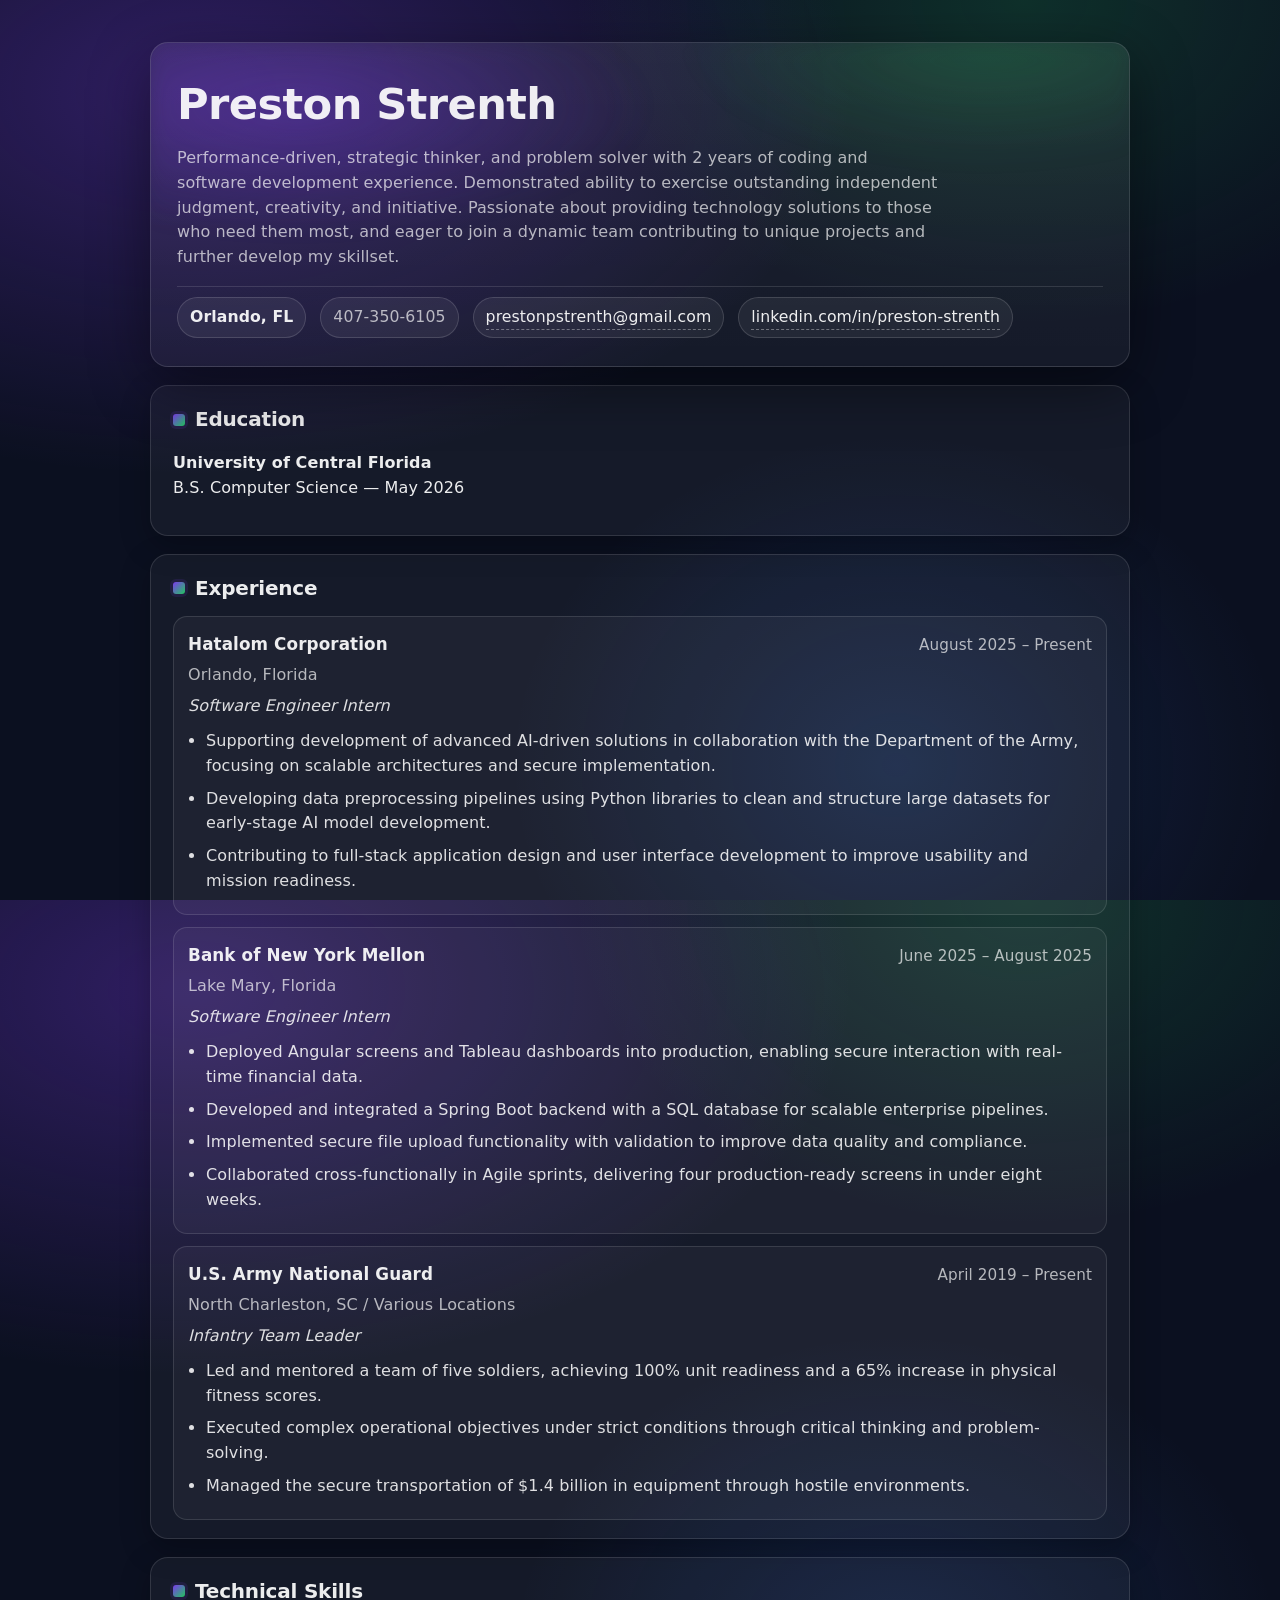
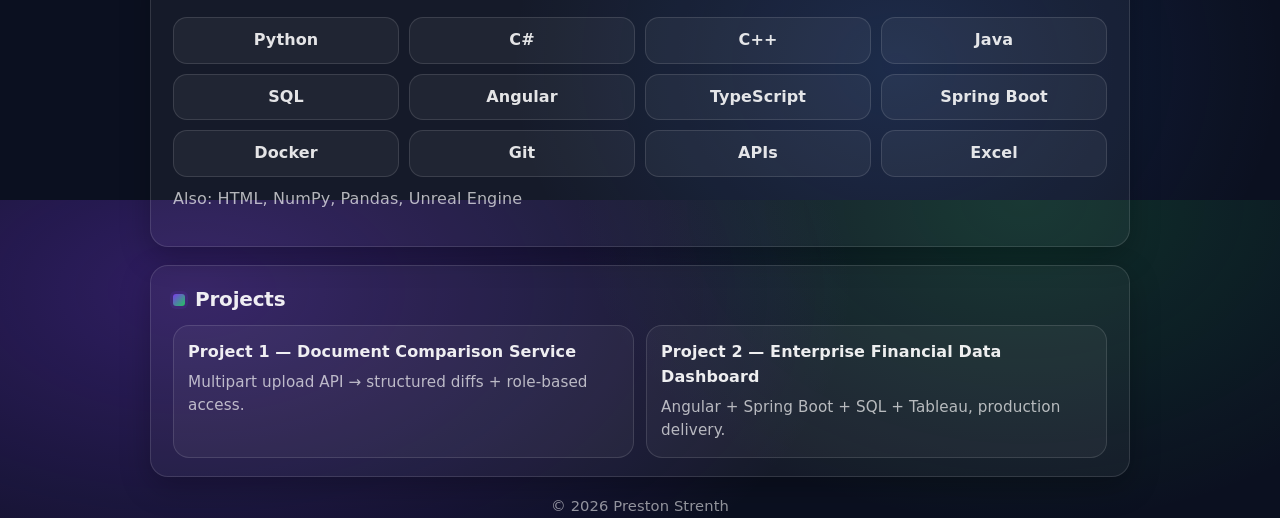
<file: index.html>
<!DOCTYPE html>
<html lang="en">
<head>
  <meta charset="UTF-8" />
  <meta name="viewport" content="width=device-width, initial-scale=1" />
  <title>Preston Strenth</title>
  <link rel="stylesheet" href="style.css" />
</head>
<body>

  <main>
    <div class="hero">
      <h1>Preston Strenth</h1>

      <p class="tagline">
        Performance-driven, strategic thinker, and problem solver with 2 years of coding and software development experience. Demonstrated
        ability to exercise outstanding independent judgment, creativity, and initiative. Passionate about providing technology solutions
        to those who need them most, and eager to join a dynamic team contributing to unique projects and further develop my skillset.
      </p>

      <div class="contact">
        <span class="pill"><strong>Orlando, FL</strong></span>
        <span class="pill">407-350-6105</span>
        <span class="pill"><a href="mailto:prestonpstrenth@gmail.com">prestonpstrenth@gmail.com</a></span>
        <span class="pill"><a href="https://linkedin.com/in/preston-strenth">linkedin.com/in/preston-strenth</a></span>
      </div>
    </div>

    <section>
      <h2>Education</h2>
      <p><strong>University of Central Florida</strong><br/>
      B.S. Computer Science — May 2026</p>
    </section>

    <section>
      <h2>Experience</h2>

      <div class="role">
        <div class="roleHeader">
          <div class="org">Hatalom Corporation</div>
          <div class="meta">August 2025 – Present</div>
        </div>
        <p class="location">Orlando, Florida</p>
        <p class="title"><em>Software Engineer Intern</em></p>
        <ul>
          <li>Supporting development of advanced AI-driven solutions in collaboration with the Department of the Army, focusing on scalable architectures and secure implementation.</li>
          <li>Developing data preprocessing pipelines using Python libraries to clean and structure large datasets for early-stage AI model development.</li>
          <li>Contributing to full-stack application design and user interface development to improve usability and mission readiness.</li>
        </ul>
      </div>

      <div class="role">
        <div class="roleHeader">
          <div class="org">Bank of New York Mellon</div>
          <div class="meta">June 2025 – August 2025</div>
        </div>
        <p class="location">Lake Mary, Florida</p>
        <p class="title"><em>Software Engineer Intern</em></p>
        <ul>
          <li>Deployed Angular screens and Tableau dashboards into production, enabling secure interaction with real-time financial data.</li>
          <li>Developed and integrated a Spring Boot backend with a SQL database for scalable enterprise pipelines.</li>
          <li>Implemented secure file upload functionality with validation to improve data quality and compliance.</li>
          <li>Collaborated cross-functionally in Agile sprints, delivering four production-ready screens in under eight weeks.</li>
        </ul>
      </div>

      <div class="role">
        <div class="roleHeader">
          <div class="org">U.S. Army National Guard</div>
          <div class="meta">April 2019 – Present</div>
        </div>
        <p class="location">North Charleston, SC / Various Locations</p>
        <p class="title"><em>Infantry Team Leader</em></p>
        <ul>
          <li>Led and mentored a team of five soldiers, achieving 100% unit readiness and a 65% increase in physical fitness scores.</li>
          <li>Executed complex operational objectives under strict conditions through critical thinking and problem-solving.</li>
          <li>Managed the secure transportation of $1.4 billion in equipment through hostile environments.</li>
        </ul>
      </div>

    </section>

    <section>
      <h2>Technical Skills</h2>
      <div class="skills">
        <div class="skillChip">Python</div>
        <div class="skillChip">C#</div>
        <div class="skillChip">C++</div>
        <div class="skillChip">Java</div>
        <div class="skillChip">SQL</div>
        <div class="skillChip">Angular</div>
        <div class="skillChip">TypeScript</div>
        <div class="skillChip">Spring Boot</div>
        <div class="skillChip">Docker</div>
        <div class="skillChip">Git</div>
        <div class="skillChip">APIs</div>
        <div class="skillChip">Excel</div>
      </div>
      <p class="muted" style="margin-top:10px;">Also: HTML, NumPy, Pandas, Unreal Engine</p>
    </section>

    <section>
      <h2>Projects</h2>
      <div class="projects">
        <a class="projectCard" href="project1.html">
          <p class="title">Project 1 — Document Comparison Service</p>
          <p class="desc">Multipart upload API → structured diffs + role-based access.</p>
        </a>
        <a class="projectCard" href="project2.html">
          <p class="title">Project 2 — Enterprise Financial Data Dashboard</p>
          <p class="desc">Angular + Spring Boot + SQL + Tableau, production delivery.</p>
        </a>
      </div>
    </section>

    <footer>© <span id="y"></span> Preston Strenth</footer>
  </main>

  <script>
    document.getElementById("y").textContent = new Date().getFullYear();
  </script>

</body>
</html>
</file>
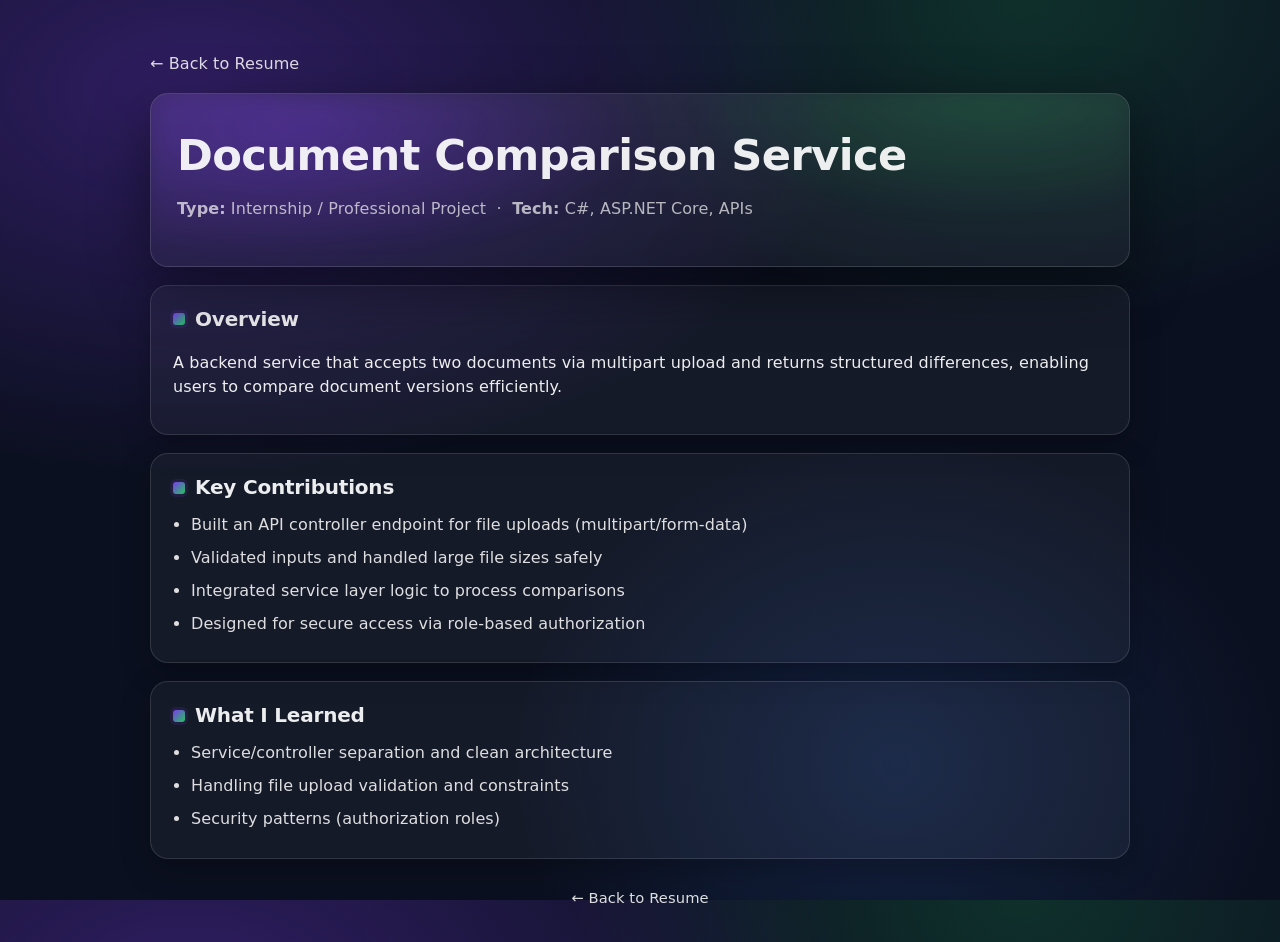
<file: project1.html>
<!DOCTYPE html>
<html lang="en">
<head>
  <meta charset="UTF-8" />
  <meta name="viewport" content="width=device-width, initial-scale=1" />
  <title>Project 1 - Document Comparison Service</title>
  <link rel="stylesheet" href="style.css" />
</head>
<body>
  <main>
    <a class="back" href="index.html">← Back to Resume</a>

    <div class="hero">
      <h1>Document Comparison Service</h1>
      <p class="tagline"><strong>Type:</strong> Internship / Professional Project &nbsp;·&nbsp; <strong>Tech:</strong> C#, ASP.NET Core, APIs</p>
    </div>

    <section>
      <h2>Overview</h2>
      <p>
        A backend service that accepts two documents via multipart upload and returns structured differences,
        enabling users to compare document versions efficiently.
      </p>
    </section>

    <section>
      <h2>Key Contributions</h2>
      <ul>
        <li>Built an API controller endpoint for file uploads (multipart/form-data)</li>
        <li>Validated inputs and handled large file sizes safely</li>
        <li>Integrated service layer logic to process comparisons</li>
        <li>Designed for secure access via role-based authorization</li>
      </ul>
    </section>

    <section>
      <h2>What I Learned</h2>
      <ul>
        <li>Service/controller separation and clean architecture</li>
        <li>Handling file upload validation and constraints</li>
        <li>Security patterns (authorization roles)</li>
      </ul>
    </section>

    <footer><a class="back" href="index.html">← Back to Resume</a></footer>
  </main>
</body>
</html>
</file>
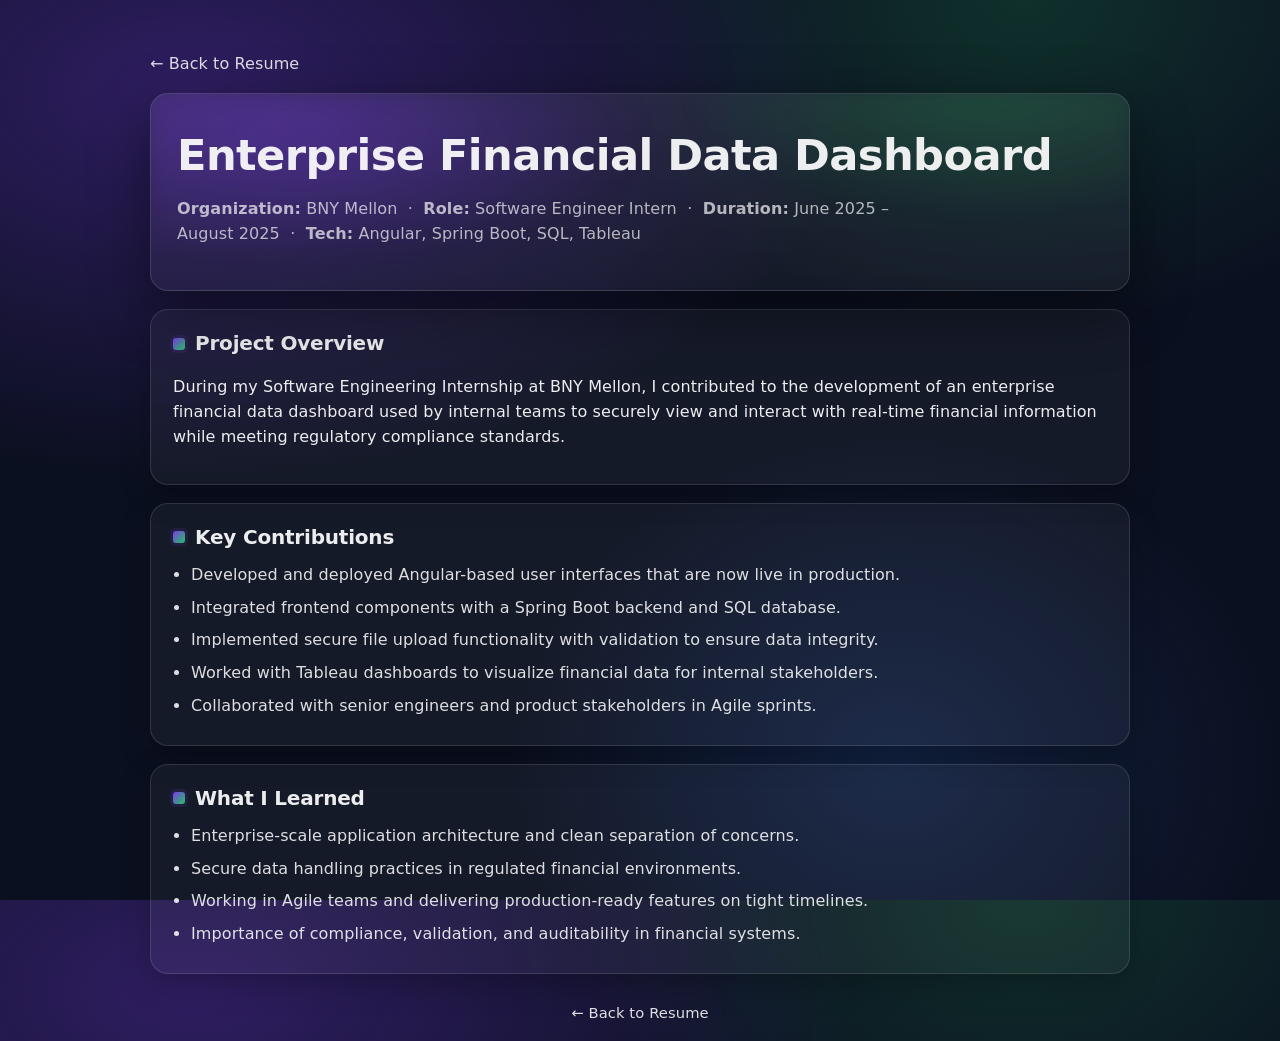
<file: project2.html>
<!DOCTYPE html>
<html lang="en">
<head>
  <meta charset="UTF-8" />
  <meta name="viewport" content="width=device-width, initial-scale=1" />
  <title>Project 2 - BNY Mellon Internship Project</title>
  <link rel="stylesheet" href="style.css" />
</head>
<body>
  <main>
    <a class="back" href="index.html">← Back to Resume</a>

    <div class="hero">
      <h1>Enterprise Financial Data Dashboard</h1>
      <p class="tagline">
        <strong>Organization:</strong> BNY Mellon &nbsp;·&nbsp;
        <strong>Role:</strong> Software Engineer Intern &nbsp;·&nbsp;
        <strong>Duration:</strong> June 2025 – August 2025 &nbsp;·&nbsp;
        <strong>Tech:</strong> Angular, Spring Boot, SQL, Tableau
      </p>
    </div>

    <section>
      <h2>Project Overview</h2>
      <p>
        During my Software Engineering Internship at BNY Mellon, I contributed to the development
        of an enterprise financial data dashboard used by internal teams to securely view and
        interact with real-time financial information while meeting regulatory compliance standards.
      </p>
    </section>

    <section>
      <h2>Key Contributions</h2>
      <ul>
        <li>Developed and deployed Angular-based user interfaces that are now live in production.</li>
        <li>Integrated frontend components with a Spring Boot backend and SQL database.</li>
        <li>Implemented secure file upload functionality with validation to ensure data integrity.</li>
        <li>Worked with Tableau dashboards to visualize financial data for internal stakeholders.</li>
        <li>Collaborated with senior engineers and product stakeholders in Agile sprints.</li>
      </ul>
    </section>

    <section>
      <h2>What I Learned</h2>
      <ul>
        <li>Enterprise-scale application architecture and clean separation of concerns.</li>
        <li>Secure data handling practices in regulated financial environments.</li>
        <li>Working in Agile teams and delivering production-ready features on tight timelines.</li>
        <li>Importance of compliance, validation, and auditability in financial systems.</li>
      </ul>
    </section>

    <footer><a class="back" href="index.html">← Back to Resume</a></footer>
  </main>
</body>
</html>
</file>
<file: style.css>
:root{
  --bg: #0b1020;
  --card: rgba(255,255,255,0.06);
  --card2: rgba(255,255,255,0.08);
  --text: rgba(255,255,255,0.92);
  --muted: rgba(255,255,255,0.68);
  --line: rgba(255,255,255,0.12);
  --accent: #7c3aed;     /* purple */
  --accent2: #22c55e;    /* green */
  --shadow: 0 18px 60px rgba(0,0,0,0.45);
  --radius: 18px;
  --max: 980px;
}

*{ box-sizing:border-box; }
html, body{ height:100%; }

body{
  margin:0;
  font-family: ui-sans-serif, system-ui, -apple-system, Segoe UI, Roboto, Helvetica, Arial, "Apple Color Emoji","Segoe UI Emoji";
  color: var(--text);
  background:
    radial-gradient(1200px 700px at 15% 10%, rgba(124,58,237,0.32), transparent 55%),
    radial-gradient(900px 650px at 80% 0%, rgba(34,197,94,0.18), transparent 50%),
    radial-gradient(700px 600px at 70% 85%, rgba(59,130,246,0.16), transparent 55%),
    var(--bg);
  line-height:1.55;
  letter-spacing: 0.1px;
}

main{
  width: min(var(--max), calc(100% - 40px));
  margin: 42px auto 60px;
}

.hero{
  position: relative;
  padding: 28px 26px;
  border: 1px solid var(--line);
  border-radius: var(--radius);
  background: linear-gradient(180deg, rgba(255,255,255,0.075), rgba(255,255,255,0.045));
  box-shadow: var(--shadow);
  overflow:hidden;
}

.hero::before{
  content:"";
  position:absolute;
  inset:-2px;
  background:
    radial-gradient(600px 220px at 15% 20%, rgba(124,58,237,0.45), transparent 60%),
    radial-gradient(520px 220px at 85% 0%, rgba(34,197,94,0.22), transparent 60%);
  filter: blur(10px);
  opacity: 0.65;
  pointer-events:none;
}

.hero > *{ position:relative; }

h1{
  margin:0 0 8px;
  font-size: clamp(2.05rem, 4vw, 2.7rem);
  letter-spacing: -0.6px;
}

.tagline{
  margin: 0 0 16px;
  color: var(--muted);
  max-width: 75ch;
}

.contact{
  display:flex;
  flex-wrap:wrap;
  gap: 10px 14px;
  align-items:center;
  padding-top: 10px;
  margin-top: 10px;
  border-top: 1px solid var(--line);
  color: var(--muted);
  font-size: 0.98rem;
}

.contact a{
  color: var(--text);
  text-decoration:none;
  border-bottom: 1px dashed rgba(255,255,255,0.35);
}
.contact a:hover{
  border-bottom-color: rgba(255,255,255,0.7);
}

.pill{
  display:inline-flex;
  align-items:center;
  gap: 8px;
  padding: 7px 12px;
  border-radius: 999px;
  border: 1px solid rgba(255,255,255,0.14);
  background: rgba(255,255,255,0.06);
}

.pill strong{
  color: var(--text);
  font-weight: 650;
}

section{
  margin-top: 18px;
  padding: 18px 22px;
  border: 1px solid var(--line);
  border-radius: var(--radius);
  background: rgba(255,255,255,0.045);
  box-shadow: 0 10px 30px rgba(0,0,0,0.25);
}

section h2{
  margin: 0 0 10px;
  font-size: 1.25rem;
  letter-spacing: -0.2px;
  display:flex;
  align-items:center;
  gap: 10px;
}

section h2::before{
  content:"";
  width: 12px;
  height: 12px;
  border-radius: 3px;
  background: linear-gradient(135deg, var(--accent), var(--accent2));
  box-shadow: 0 0 0 3px rgba(124,58,237,0.12);
}

/* Experience cards */
.role{
  padding: 14px 14px 12px;
  border-radius: 14px;
  border: 1px solid rgba(255,255,255,0.12);
  background: rgba(255,255,255,0.04);
  margin-top: 12px;
}

.roleHeader{
  display:flex;
  justify-content:space-between;
  gap: 12px;
  flex-wrap:wrap;
  align-items: baseline;
}

.roleHeader .org{
  font-weight: 750;
  font-size: 1.05rem;
}

.roleHeader .meta{
  color: var(--muted);
  font-size: 0.95rem;
}

.role .location{
  margin: 6px 0 0;
  color: var(--muted);
}

.role .title{
  margin: 6px 0 10px;
  color: rgba(255,255,255,0.85);
}

ul{
  margin: 8px 0 0 18px;
  padding:0;
}

li{
  margin: 8px 0;
  color: rgba(255,255,255,0.86);
}

small, .muted{ color: var(--muted); }

.skills{
  display:grid;
  grid-template-columns: repeat(12, 1fr);
  gap: 10px;
}

.skillChip{
  grid-column: span 3;
  padding: 10px 12px;
  border-radius: 14px;
  border: 1px solid rgba(255,255,255,0.12);
  background: rgba(255,255,255,0.05);
  color: rgba(255,255,255,0.88);
  font-weight: 600;
  text-align:center;
}

@media (max-width: 900px){
  .skillChip{ grid-column: span 4; }
}
@media (max-width: 620px){
  main{ width: min(var(--max), calc(100% - 26px)); margin-top: 26px; }
  section{ padding: 16px 16px; }
  .skillChip{ grid-column: span 6; }
}

.projects{
  display:grid;
  grid-template-columns: 1fr 1fr;
  gap: 12px;
  margin-top: 10px;
}

.projectCard{
  display:block;
  padding: 14px 14px;
  border-radius: 16px;
  border: 1px solid rgba(255,255,255,0.12);
  background: rgba(255,255,255,0.045);
  text-decoration:none;
  color: var(--text);
  transition: transform .15s ease, border-color .15s ease, background .15s ease;
}

.projectCard:hover{
  transform: translateY(-2px);
  border-color: rgba(124,58,237,0.55);
  background: rgba(255,255,255,0.06);
}

.projectCard .title{
  font-weight: 750;
  margin: 0 0 6px;
}

.projectCard .desc{
  margin:0;
  color: var(--muted);
  font-size: 0.95rem;
}

@media (max-width: 700px){
  .projects{ grid-template-columns: 1fr; }
}

a{ color: #c4b5fd; }
a:hover{ color: #ddd6fe; }


.back{
  display:inline-flex;
  gap:10px;
  align-items:center;
  margin: 10px 0 16px;
  text-decoration:none;
  color: rgba(255,255,255,0.86);
}
.back:hover{ color: var(--text); }


footer{
  margin-top: 18px;
  color: rgba(255,255,255,0.55);
  text-align:center;
  font-size: 0.92rem;
}
</file>
